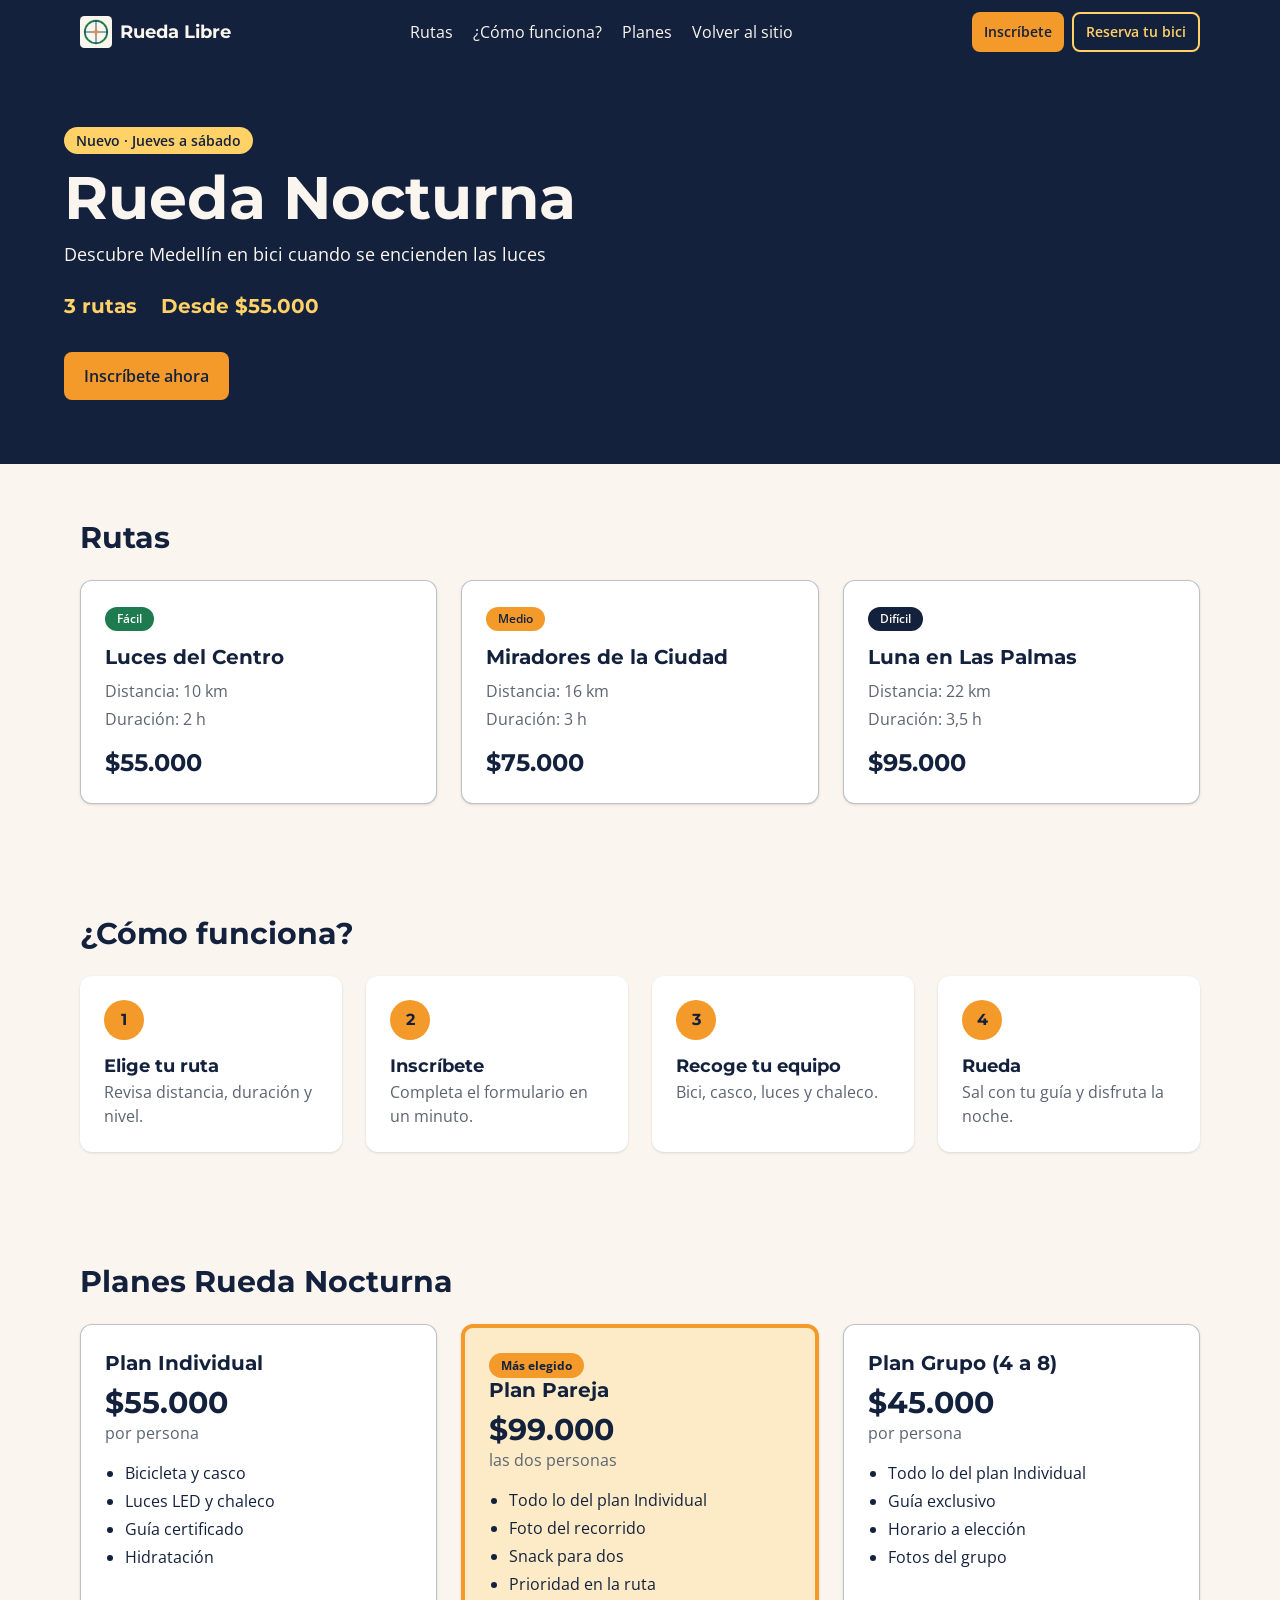
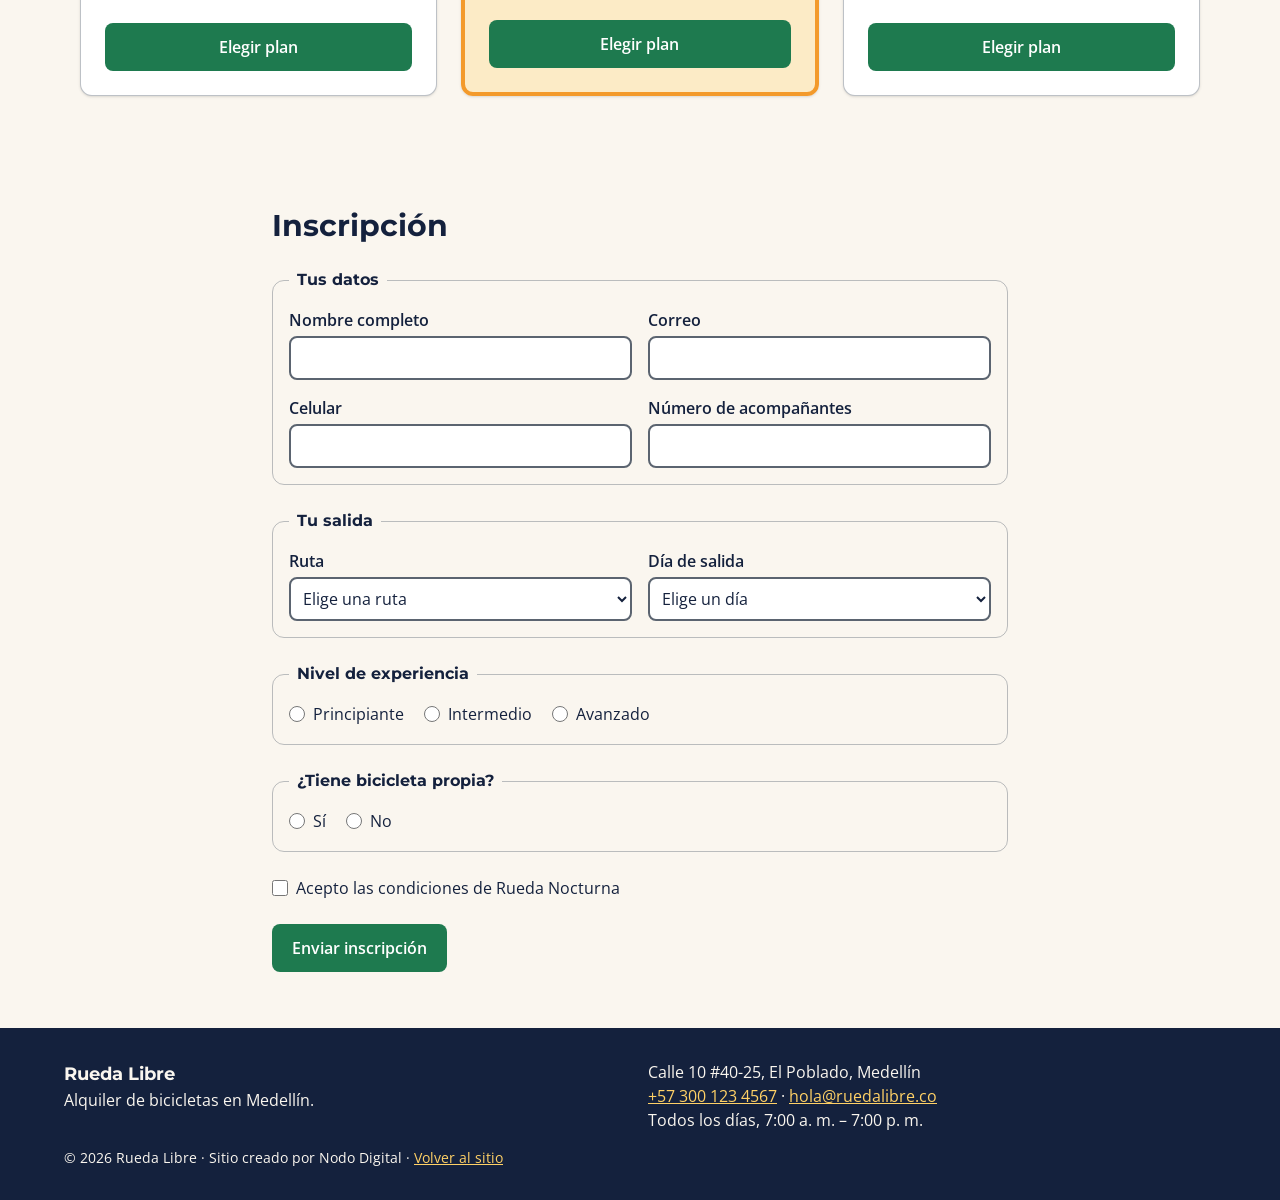
<file: nocturna/index.html>
<!DOCTYPE html>
<html lang="es">
<head>
  <meta charset="UTF-8">
  <meta name="viewport" content="width=device-width, initial-scale=1.0">
  <meta name="description" content="Rueda Nocturna: rutas guiadas en bicicleta de jueves a sábado por Medellín. Elige tu plan e inscríbete en línea.">
  <title>Rueda Nocturna | Rutas en bici de noche en Medellín</title>
  <link rel="preconnect" href="https://fonts.googleapis.com">
  <link rel="preconnect" href="https://fonts.gstatic.com" crossorigin>
  <link href="https://fonts.googleapis.com/css2?family=Montserrat:wght@700&family=Open+Sans:wght@400;600&display=swap" rel="stylesheet">
  <link href="src/output.css" rel="stylesheet">
</head>
<body class="bg-crema font-cuerpo text-azul-noche dark:bg-azul-noche dark:text-crema">
<header class="sticky top-0 z-10 bg-azul-noche text-crema">
  <div class="mx-auto flex max-w-6xl items-center justify-between gap-3 px-4 py-3">
    <a href="../index.html" class="flex items-center gap-2 font-titulo text-lg font-bold text-crema"><img src="../img/logo.svg" alt="" width="32" height="32">Rueda Libre</a>
    <nav aria-label="Secciones" class="hidden md:flex gap-5">
      <a href="#rutas" class="text-crema hover:text-amarillo-farol">Rutas</a>
      <a href="#como-funciona" class="text-crema hover:text-amarillo-farol">¿Cómo funciona?</a>
      <a href="#planes" class="text-crema hover:text-amarillo-farol">Planes</a>
      <a href="../index.html" class="text-crema hover:text-amarillo-farol">Volver al sitio</a>
    </nav>
    <div class="flex gap-2">
      <a href="#inscripcion" class="btn-nocturna-secundario px-3 py-2 text-sm">Inscríbete</a>
      <a href="../paginas/reservas.html" class="btn-nocturna-contorno border-amarillo-farol px-3 py-2 text-sm text-amarillo-farol">Reserva tu bici</a>
    </div>
  </div>
</header>
<main>
  <section class="bg-azul-noche px-4 py-16 text-crema">
    <div class="mx-auto max-w-6xl">
      <span class="rounded-full bg-amarillo-farol px-3 py-1 text-sm font-semibold text-azul-noche">Nuevo · Jueves a sábado</span>
      <h1 class="mt-4 font-titulo text-4xl font-bold md:text-6xl">Rueda Nocturna</h1>
      <p class="mt-3 max-w-xl text-lg">Descubre Medellín en bici cuando se encienden las luces</p>
      <ul class="mt-6 flex flex-wrap gap-6 font-titulo text-xl font-bold text-amarillo-farol">
        <li>3 rutas</li>
        <li>Desde $55.000</li>
      </ul>
      <a href="#inscripcion" class="btn-nocturna-secundario mt-8">Inscríbete ahora</a>
    </div>
  </section>

  <section id="rutas" class="mx-auto max-w-6xl px-4 py-14" aria-labelledby="t-rutas">
    <h2 id="t-rutas" class="font-titulo text-3xl font-bold">Rutas</h2>
    <div class="mt-6 grid grid-cols-1 gap-6 sm:grid-cols-2 lg:grid-cols-3">
      <article class="rounded-xl border border-gris-asfalto/40 bg-white p-6 shadow transition-shadow hover:shadow-xl dark:border-crema/40 dark:bg-azul-noche">
        <span class="inline-block rounded-full px-3 py-1 text-xs font-semibold bg-verde-ruta text-white">Fácil</span>
        <h3 class="mt-3 font-titulo text-xl font-bold">Luces del Centro</h3>
        <ul class="mt-2 space-y-1 text-gris-asfalto dark:text-crema">
          <li>Distancia: 10 km</li>
          <li>Duración: 2 h</li>
        </ul>
        <p class="mt-4 font-titulo text-2xl font-bold">$55.000</p>
      </article>
      <article class="rounded-xl border border-gris-asfalto/40 bg-white p-6 shadow transition-shadow hover:shadow-xl dark:border-crema/40 dark:bg-azul-noche">
        <span class="inline-block rounded-full px-3 py-1 text-xs font-semibold bg-naranja-pedal text-azul-noche">Medio</span>
        <h3 class="mt-3 font-titulo text-xl font-bold">Miradores de la Ciudad</h3>
        <ul class="mt-2 space-y-1 text-gris-asfalto dark:text-crema">
          <li>Distancia: 16 km</li>
          <li>Duración: 3 h</li>
        </ul>
        <p class="mt-4 font-titulo text-2xl font-bold">$75.000</p>
      </article>
      <article class="rounded-xl border border-gris-asfalto/40 bg-white p-6 shadow transition-shadow hover:shadow-xl dark:border-crema/40 dark:bg-azul-noche">
        <span class="inline-block rounded-full px-3 py-1 text-xs font-semibold bg-azul-noche text-crema dark:bg-amarillo-farol dark:text-azul-noche">Difícil</span>
        <h3 class="mt-3 font-titulo text-xl font-bold">Luna en Las Palmas</h3>
        <ul class="mt-2 space-y-1 text-gris-asfalto dark:text-crema">
          <li>Distancia: 22 km</li>
          <li>Duración: 3,5 h</li>
        </ul>
        <p class="mt-4 font-titulo text-2xl font-bold">$95.000</p>
      </article>
    </div>
  </section>

  <section id="como-funciona" class="mx-auto max-w-6xl px-4 py-14" aria-labelledby="t-como">
    <h2 id="t-como" class="font-titulo text-3xl font-bold">¿Cómo funciona?</h2>
    <ol class="mt-6 grid grid-cols-1 gap-6 sm:grid-cols-2 lg:grid-cols-4">
      <li class="rounded-xl bg-white p-6 shadow dark:bg-azul-noche dark:border dark:border-crema/40">
        <span class="flex h-10 w-10 items-center justify-center rounded-full bg-naranja-pedal font-titulo font-bold text-azul-noche">1</span>
        <h3 class="mt-3 font-titulo text-lg font-bold">Elige tu ruta</h3>
        <p class="text-gris-asfalto dark:text-crema">Revisa distancia, duración y nivel.</p>
      </li>
      <li class="rounded-xl bg-white p-6 shadow dark:bg-azul-noche dark:border dark:border-crema/40">
        <span class="flex h-10 w-10 items-center justify-center rounded-full bg-naranja-pedal font-titulo font-bold text-azul-noche">2</span>
        <h3 class="mt-3 font-titulo text-lg font-bold">Inscríbete</h3>
        <p class="text-gris-asfalto dark:text-crema">Completa el formulario en un minuto.</p>
      </li>
      <li class="rounded-xl bg-white p-6 shadow dark:bg-azul-noche dark:border dark:border-crema/40">
        <span class="flex h-10 w-10 items-center justify-center rounded-full bg-naranja-pedal font-titulo font-bold text-azul-noche">3</span>
        <h3 class="mt-3 font-titulo text-lg font-bold">Recoge tu equipo</h3>
        <p class="text-gris-asfalto dark:text-crema">Bici, casco, luces y chaleco.</p>
      </li>
      <li class="rounded-xl bg-white p-6 shadow dark:bg-azul-noche dark:border dark:border-crema/40">
        <span class="flex h-10 w-10 items-center justify-center rounded-full bg-naranja-pedal font-titulo font-bold text-azul-noche">4</span>
        <h3 class="mt-3 font-titulo text-lg font-bold">Rueda</h3>
        <p class="text-gris-asfalto dark:text-crema">Sal con tu guía y disfruta la noche.</p>
      </li>
    </ol>
  </section>

  <section id="planes" class="mx-auto max-w-6xl px-4 py-14" aria-labelledby="t-planes">
    <h2 id="t-planes" class="font-titulo text-3xl font-bold">Planes Rueda Nocturna</h2>
    <div class="mt-6 grid grid-cols-1 gap-6 lg:grid-cols-3">
      <article class="flex flex-col justify-between rounded-xl p-6 shadow border border-gris-asfalto/40 bg-white dark:border-crema/40 dark:bg-azul-noche">
        <div>
          
          <h3 class="font-titulo text-xl font-bold">Plan Individual</h3>
          <p class="mt-2 font-titulo text-3xl font-bold">$55.000</p>
          <p class="text-gris-asfalto dark:text-crema">por persona</p>
          <ul class="mt-4 list-disc space-y-1 pl-5">
        <li>Bicicleta y casco</li>
        <li>Luces LED y chaleco</li>
        <li>Guía certificado</li>
        <li>Hidratación</li>
          </ul>
        </div>
        <a href="#inscripcion" class="btn-nocturna-primario mt-6">Elegir plan</a>
      </article>
      <article class="flex flex-col justify-between rounded-xl p-6 shadow border-4 border-naranja-pedal bg-amarillo-farol/30 dark:bg-white/10">
        <div>
          <span class="mb-3 w-fit rounded-full bg-naranja-pedal px-3 py-1 text-xs font-bold text-azul-noche">Más elegido</span>
          <h3 class="font-titulo text-xl font-bold">Plan Pareja</h3>
          <p class="mt-2 font-titulo text-3xl font-bold">$99.000</p>
          <p class="text-gris-asfalto dark:text-crema">las dos personas</p>
          <ul class="mt-4 list-disc space-y-1 pl-5">
        <li>Todo lo del plan Individual</li>
        <li>Foto del recorrido</li>
        <li>Snack para dos</li>
        <li>Prioridad en la ruta</li>
          </ul>
        </div>
        <a href="#inscripcion" class="btn-nocturna-primario mt-6">Elegir plan</a>
      </article>
      <article class="flex flex-col justify-between rounded-xl p-6 shadow border border-gris-asfalto/40 bg-white dark:border-crema/40 dark:bg-azul-noche">
        <div>
          
          <h3 class="font-titulo text-xl font-bold">Plan Grupo (4 a 8)</h3>
          <p class="mt-2 font-titulo text-3xl font-bold">$45.000</p>
          <p class="text-gris-asfalto dark:text-crema">por persona</p>
          <ul class="mt-4 list-disc space-y-1 pl-5">
        <li>Todo lo del plan Individual</li>
        <li>Guía exclusivo</li>
        <li>Horario a elección</li>
        <li>Fotos del grupo</li>
          </ul>
        </div>
        <a href="#inscripcion" class="btn-nocturna-primario mt-6">Elegir plan</a>
      </article>
    </div>
  </section>

  <section id="inscripcion" class="mx-auto max-w-3xl px-4 py-14" aria-labelledby="t-insc">
    <h2 id="t-insc" class="font-titulo text-3xl font-bold">Inscripción</h2>
    <form class="mt-6 space-y-6" action="#" method="post">
      <fieldset class="rounded-xl border border-gris-asfalto/40 p-4 dark:border-crema/40">
        <legend class="px-2 font-titulo font-bold">Tus datos</legend>
        <div class="grid grid-cols-1 gap-4 md:grid-cols-2">
          <div><label for="nombre" class="block font-semibold">Nombre completo</label><input id="nombre" name="nombre" type="text" required minlength="3" class="mt-1 w-full rounded-lg border-2 border-gris-asfalto bg-white p-2 text-azul-noche focus:outline-none focus:ring-4 focus:ring-naranja-pedal"></div>
          <div><label for="correo" class="block font-semibold">Correo</label><input id="correo" name="correo" type="email" required class="mt-1 w-full rounded-lg border-2 border-gris-asfalto bg-white p-2 text-azul-noche focus:outline-none focus:ring-4 focus:ring-naranja-pedal"></div>
          <div><label for="celular" class="block font-semibold">Celular</label><input id="celular" name="celular" type="tel" required pattern="3[0-9]{9}" title="10 dígitos, empieza por 3" class="mt-1 w-full rounded-lg border-2 border-gris-asfalto bg-white p-2 text-azul-noche focus:outline-none focus:ring-4 focus:ring-naranja-pedal"></div>
          <div><label for="acomp" class="block font-semibold">Número de acompañantes</label><input id="acomp" name="acomp" type="number" required min="0" max="3" class="mt-1 w-full rounded-lg border-2 border-gris-asfalto bg-white p-2 text-azul-noche focus:outline-none focus:ring-4 focus:ring-naranja-pedal"></div>
        </div>
      </fieldset>
      <fieldset class="rounded-xl border border-gris-asfalto/40 p-4 dark:border-crema/40">
        <legend class="px-2 font-titulo font-bold">Tu salida</legend>
        <div class="grid grid-cols-1 gap-4 md:grid-cols-2">
          <div><label for="ruta" class="block font-semibold">Ruta</label>
            <select id="ruta" name="ruta" required class="mt-1 w-full rounded-lg border-2 border-gris-asfalto bg-white p-2 text-azul-noche focus:outline-none focus:ring-4 focus:ring-naranja-pedal"><option value="">Elige una ruta</option><option>Luces del Centro</option><option>Miradores de la Ciudad</option><option>Luna en Las Palmas</option></select></div>
          <div><label for="dia" class="block font-semibold">Día de salida</label>
            <select id="dia" name="dia" required class="mt-1 w-full rounded-lg border-2 border-gris-asfalto bg-white p-2 text-azul-noche focus:outline-none focus:ring-4 focus:ring-naranja-pedal"><option value="">Elige un día</option><option>Jueves</option><option>Viernes</option><option>Sábado</option></select></div>
        </div>
      </fieldset>
      <fieldset class="rounded-xl border border-gris-asfalto/40 p-4 dark:border-crema/40">
        <legend class="px-2 font-titulo font-bold">Nivel de experiencia</legend>
          <label class="mr-4 inline-flex items-center gap-2"><input type="radio" name="nivel" value="Principiante" required class="h-4 w-4 accent-verde-ruta focus:ring-4 focus:ring-naranja-pedal"> Principiante</label>
          <label class="mr-4 inline-flex items-center gap-2"><input type="radio" name="nivel" value="Intermedio" required class="h-4 w-4 accent-verde-ruta focus:ring-4 focus:ring-naranja-pedal"> Intermedio</label>
          <label class="mr-4 inline-flex items-center gap-2"><input type="radio" name="nivel" value="Avanzado" required class="h-4 w-4 accent-verde-ruta focus:ring-4 focus:ring-naranja-pedal"> Avanzado</label>
      </fieldset>
      <fieldset class="rounded-xl border border-gris-asfalto/40 p-4 dark:border-crema/40">
        <legend class="px-2 font-titulo font-bold">¿Tiene bicicleta propia?</legend>
          <label class="mr-4 inline-flex items-center gap-2"><input type="radio" name="bici" value="Sí" required class="h-4 w-4 accent-verde-ruta focus:ring-4 focus:ring-naranja-pedal"> Sí</label>
          <label class="mr-4 inline-flex items-center gap-2"><input type="radio" name="bici" value="No" required class="h-4 w-4 accent-verde-ruta focus:ring-4 focus:ring-naranja-pedal"> No</label>
      </fieldset>
      <label class="flex items-start gap-2"><input type="checkbox" name="condiciones" required class="mt-1 h-4 w-4 accent-verde-ruta focus:ring-4 focus:ring-naranja-pedal"> Acepto las condiciones de Rueda Nocturna</label>
      <button type="submit" class="btn-nocturna-primario">Enviar inscripción</button>
    </form>
  </section>
</main>
<footer class="bg-azul-noche px-4 py-8 text-crema">
  <div class="mx-auto grid max-w-6xl gap-4 md:grid-cols-2">
    <div><p class="font-titulo text-lg font-bold">Rueda Libre</p><p>Alquiler de bicicletas en Medellín.</p></div>
    <address class="not-italic">
      Calle 10 #40-25, El Poblado, Medellín<br>
      <a class="text-amarillo-farol underline" href="tel:+573001234567">+57 300 123 4567</a> ·
      <a class="text-amarillo-farol underline" href="mailto:hola@ruedalibre.co">hola@ruedalibre.co</a><br>
      Todos los días, 7:00 a. m. – 7:00 p. m.
    </address>
  </div>
  <p class="mx-auto mt-4 max-w-6xl text-sm">© 2026 Rueda Libre · Sitio creado por Nodo Digital · <a class="text-amarillo-farol underline" href="../index.html">Volver al sitio</a></p>
</footer>
</body>
</html>
</file>
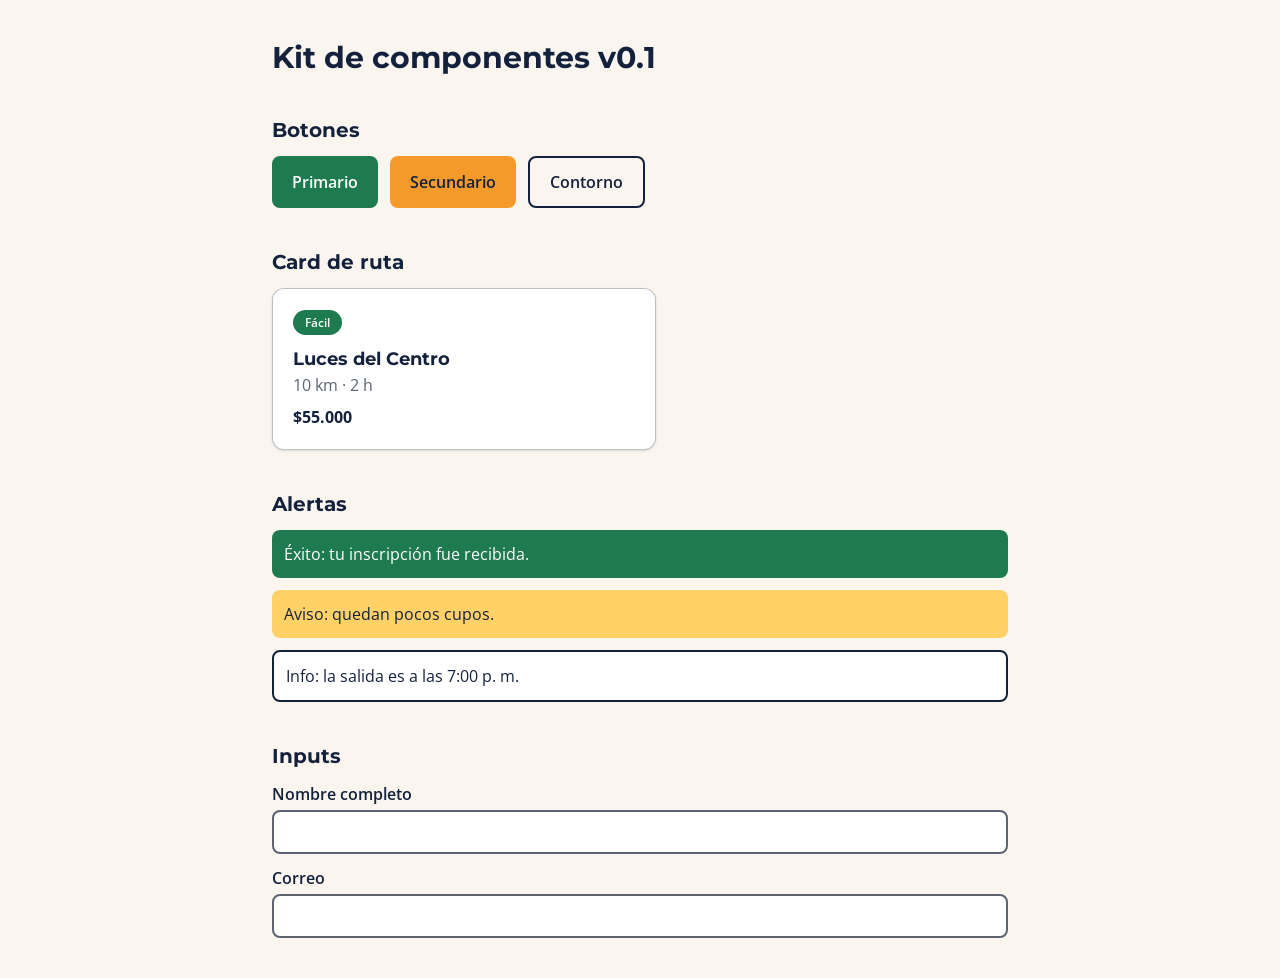
<file: nocturna/componentes.html>
<!DOCTYPE html>
<html lang="es">
<head>
  <meta charset="UTF-8">
  <meta name="viewport" content="width=device-width, initial-scale=1.0">
  <meta name="description" content="Kit de componentes v0.1 de Rueda Nocturna: botones, card, alertas e inputs.">
  <title>Kit de componentes v0.1 | Rueda Nocturna</title>
  <link rel="preconnect" href="https://fonts.googleapis.com">
  <link rel="preconnect" href="https://fonts.gstatic.com" crossorigin>
  <link href="https://fonts.googleapis.com/css2?family=Montserrat:wght@700&family=Open+Sans:wght@400;600&display=swap" rel="stylesheet">
  <link href="src/output.css" rel="stylesheet">
</head>
<body class="bg-crema font-cuerpo text-azul-noche dark:bg-azul-noche dark:text-crema">
<main class="mx-auto max-w-3xl space-y-10 px-4 py-10">
  <h1 class="font-titulo text-3xl font-bold">Kit de componentes v0.1</h1>
  <section class="space-y-3" aria-labelledby="botones">
    <h2 id="botones" class="font-titulo text-xl font-bold">Botones</h2>
    <div class="flex flex-wrap gap-3">
      <button type="button" class="btn-nocturna-primario">Primario</button>
      <button type="button" class="btn-nocturna-secundario">Secundario</button>
      <button type="button" class="btn-nocturna-contorno">Contorno</button>
    </div>
  </section>
  <section class="space-y-3" aria-labelledby="card">
    <h2 id="card" class="font-titulo text-xl font-bold">Card de ruta</h2>
    <article class="max-w-sm rounded-xl border border-gris-asfalto/40 bg-white p-5 shadow transition hover:shadow-lg dark:bg-azul-noche dark:border-crema/40">
      <span class="rounded-full bg-verde-ruta px-3 py-1 text-xs font-semibold text-white">Fácil</span>
      <h3 class="mt-3 font-titulo text-lg font-bold">Luces del Centro</h3>
      <p class="text-gris-asfalto dark:text-crema">10 km · 2 h</p>
      <p class="mt-2 font-bold">$55.000</p>
    </article>
  </section>
  <section class="space-y-3" aria-labelledby="alertas">
    <h2 id="alertas" class="font-titulo text-xl font-bold">Alertas</h2>
    <p role="status" class="rounded-lg bg-verde-ruta p-3 text-white">Éxito: tu inscripción fue recibida.</p>
    <p role="status" class="rounded-lg bg-amarillo-farol p-3 text-azul-noche">Aviso: quedan pocos cupos.</p>
    <p role="status" class="rounded-lg border-2 border-azul-noche bg-white p-3 text-azul-noche dark:border-amarillo-farol dark:bg-azul-noche dark:text-crema">Info: la salida es a las 7:00 p. m.</p>
  </section>
  <section class="space-y-3" aria-labelledby="inputs">
    <h2 id="inputs" class="font-titulo text-xl font-bold">Inputs</h2>
    <div>
      <label for="n" class="block font-semibold">Nombre completo</label>
      <input id="n" type="text" class="mt-1 w-full rounded-lg border-2 border-gris-asfalto bg-white p-2 text-azul-noche focus:outline-none focus:ring-4 focus:ring-naranja-pedal">
    </div>
    <div>
      <label for="c" class="block font-semibold">Correo</label>
      <input id="c" type="email" class="mt-1 w-full rounded-lg border-2 border-gris-asfalto bg-white p-2 text-azul-noche focus:outline-none focus:ring-4 focus:ring-naranja-pedal">
    </div>
  </section>
</main>
</body>
</html>
</file>
<file: nocturna/src/output.css>
/*! tailwindcss v4.3.5 | MIT License | https://tailwindcss.com */
@layer properties{@supports (((-webkit-hyphens:none)) and (not (margin-trim:block))) or ((-moz-orient:inline) and (not (color:rgb(from red r g b)))){*,:before,:after,::backdrop{--tw-space-y-reverse:0;--tw-border-style:solid;--tw-font-weight:initial;--tw-shadow:0 0 #0000;--tw-shadow-color:initial;--tw-shadow-alpha:100%;--tw-inset-shadow:0 0 #0000;--tw-inset-shadow-color:initial;--tw-inset-shadow-alpha:100%;--tw-ring-color:initial;--tw-ring-shadow:0 0 #0000;--tw-inset-ring-color:initial;--tw-inset-ring-shadow:0 0 #0000;--tw-ring-inset:initial;--tw-ring-offset-width:0px;--tw-ring-offset-color:#fff;--tw-ring-offset-shadow:0 0 #0000}}}@layer theme{:root,:host{--font-sans:-apple-system, BlinkMacSystemFont, "Segoe UI", Roboto, "Helvetica Neue", "Noto Sans", Arial, sans-serif, "Apple Color Emoji", "Segoe UI Emoji", "Segoe UI Symbol", "Noto Color Emoji";--font-mono:ui-monospace, SFMono-Regular, Menlo, Monaco, Consolas, "Liberation Mono", "Courier New", monospace;--color-white:#fff;--spacing:.25rem;--container-sm:24rem;--container-xl:36rem;--container-3xl:48rem;--container-6xl:72rem;--text-xs:.75rem;--text-xs--line-height:calc(1 / .75);--text-sm:.875rem;--text-sm--line-height:calc(1.25 / .875);--text-lg:1.125rem;--text-lg--line-height:calc(1.75 / 1.125);--text-xl:1.25rem;--text-xl--line-height:calc(1.75 / 1.25);--text-2xl:1.5rem;--text-2xl--line-height:calc(2 / 1.5);--text-3xl:1.875rem;--text-3xl--line-height:calc(2.25 / 1.875);--text-4xl:2.25rem;--text-4xl--line-height:calc(2.5 / 2.25);--text-6xl:3.75rem;--text-6xl--line-height:1;--font-weight-semibold:600;--font-weight-bold:700;--radius-lg:.5rem;--radius-xl:.75rem;--default-transition-duration:.15s;--default-transition-timing-function:cubic-bezier(.4, 0, .2, 1);--default-font-family:var(--font-sans);--default-mono-font-family:var(--font-mono);--color-verde-ruta:#1e7a4f;--color-naranja-pedal:#f39a2b;--color-azul-noche:#14213d;--color-crema:#faf6ef;--color-gris-asfalto:#5b6470;--color-amarillo-farol:#ffd166;--font-titulo:"Montserrat", sans-serif;--font-cuerpo:"Open Sans", sans-serif}}@layer base{*,:after,:before,::backdrop{box-sizing:border-box;border:0 solid;margin:0;padding:0}::file-selector-button{box-sizing:border-box;border:0 solid;margin:0;padding:0}html,:host{-webkit-text-size-adjust:100%;tab-size:4;line-height:1.5;font-family:var(--default-font-family,-apple-system, BlinkMacSystemFont, "Segoe UI", Roboto, "Helvetica Neue", "Noto Sans", Arial, sans-serif, "Apple Color Emoji", "Segoe UI Emoji", "Segoe UI Symbol", "Noto Color Emoji");font-feature-settings:var(--default-font-feature-settings,normal);font-variation-settings:var(--default-font-variation-settings,normal);-webkit-tap-highlight-color:transparent}hr{height:0;color:inherit;border-top-width:1px}abbr:where([title]){-webkit-text-decoration:underline dotted;text-decoration:underline dotted}h1,h2,h3,h4,h5,h6{font-size:inherit;font-weight:inherit}a{color:inherit;-webkit-text-decoration:inherit;-webkit-text-decoration:inherit;-webkit-text-decoration:inherit;text-decoration:inherit}b,strong{font-weight:bolder}code,kbd,samp,pre{font-family:var(--default-mono-font-family,ui-monospace, SFMono-Regular, Menlo, Monaco, Consolas, "Liberation Mono", "Courier New", monospace);font-feature-settings:var(--default-mono-font-feature-settings,normal);font-variation-settings:var(--default-mono-font-variation-settings,normal);font-size:1em}small{font-size:80%}sub,sup{vertical-align:baseline;font-size:75%;line-height:0;position:relative}sub{bottom:-.25em}sup{top:-.5em}table{text-indent:0;border-color:inherit;border-collapse:collapse}:-moz-focusring:where(:not(iframe)){outline:auto}progress{vertical-align:baseline}summary{display:list-item}ol,ul,menu{list-style:none}img,svg,video,canvas,audio,iframe,embed,object{vertical-align:middle;display:block}img,video{max-width:100%;height:auto}button,input,select,optgroup,textarea{font:inherit;font-feature-settings:inherit;font-variation-settings:inherit;letter-spacing:inherit;color:inherit;opacity:1;background-color:#0000;border-radius:0}::file-selector-button{font:inherit;font-feature-settings:inherit;font-variation-settings:inherit;letter-spacing:inherit;color:inherit;opacity:1;background-color:#0000;border-radius:0}:where(select:is([multiple],[size])) optgroup{font-weight:bolder}:where(select:is([multiple],[size])) optgroup option{padding-inline-start:20px}::file-selector-button{margin-inline-end:4px}::placeholder{opacity:1}@supports (not ((-webkit-appearance:-apple-pay-button))) or (contain-intrinsic-size:1px){::placeholder{color:currentColor}@supports (color:color-mix(in lab, red, red)){::placeholder{color:color-mix(in oklab, currentcolor 50%, transparent)}}}textarea{resize:vertical}::-webkit-search-decoration{-webkit-appearance:none}::-webkit-date-and-time-value{min-height:1lh;text-align:inherit}::-webkit-datetime-edit{display:inline-flex}::-webkit-datetime-edit-fields-wrapper{padding:0}::-webkit-datetime-edit{padding-block:0}::-webkit-datetime-edit-year-field{padding-block:0}::-webkit-datetime-edit-month-field{padding-block:0}::-webkit-datetime-edit-day-field{padding-block:0}::-webkit-datetime-edit-hour-field{padding-block:0}::-webkit-datetime-edit-minute-field{padding-block:0}::-webkit-datetime-edit-second-field{padding-block:0}::-webkit-datetime-edit-millisecond-field{padding-block:0}::-webkit-datetime-edit-meridiem-field{padding-block:0}::-webkit-calendar-picker-indicator{line-height:1}:-moz-ui-invalid{box-shadow:none}button,input:where([type=button],[type=reset],[type=submit]){appearance:button}::file-selector-button{appearance:button}::-webkit-inner-spin-button{height:auto}::-webkit-outer-spin-button{height:auto}[hidden]:where(:not([hidden=until-found])){display:none!important}}@layer components{.btn-nocturna-primario{border-radius:var(--radius-lg);background-color:var(--color-verde-ruta);padding-inline:calc(var(--spacing) * 5);padding-block:calc(var(--spacing) * 3);--tw-font-weight:var(--font-weight-semibold);font-weight:var(--font-weight-semibold);color:var(--color-white);transition-property:color,background-color,border-color,outline-color,text-decoration-color,fill,stroke,--tw-gradient-from,--tw-gradient-via,--tw-gradient-to,opacity,box-shadow,transform,translate,scale,rotate,filter,-webkit-backdrop-filter,backdrop-filter,display,content-visibility,overlay,pointer-events;transition-timing-function:var(--tw-ease,var(--default-transition-timing-function));transition-duration:var(--tw-duration,var(--default-transition-duration));justify-content:center;align-items:center;display:inline-flex}@media (hover:hover){.btn-nocturna-primario:hover{background-color:var(--color-azul-noche)}}.btn-nocturna-primario:focus{--tw-ring-shadow:var(--tw-ring-inset, ) 0 0 0 calc(4px + var(--tw-ring-offset-width)) var(--tw-ring-color,currentcolor);box-shadow:var(--tw-inset-shadow), var(--tw-inset-ring-shadow), var(--tw-ring-offset-shadow), var(--tw-ring-shadow), var(--tw-shadow);--tw-ring-color:var(--color-amarillo-farol);--tw-outline-style:none;outline-style:none}.btn-nocturna-secundario{border-radius:var(--radius-lg);background-color:var(--color-naranja-pedal);padding-inline:calc(var(--spacing) * 5);padding-block:calc(var(--spacing) * 3);--tw-font-weight:var(--font-weight-semibold);font-weight:var(--font-weight-semibold);color:var(--color-azul-noche);transition-property:color,background-color,border-color,outline-color,text-decoration-color,fill,stroke,--tw-gradient-from,--tw-gradient-via,--tw-gradient-to,opacity,box-shadow,transform,translate,scale,rotate,filter,-webkit-backdrop-filter,backdrop-filter,display,content-visibility,overlay,pointer-events;transition-timing-function:var(--tw-ease,var(--default-transition-timing-function));transition-duration:var(--tw-duration,var(--default-transition-duration));justify-content:center;align-items:center;display:inline-flex}@media (hover:hover){.btn-nocturna-secundario:hover{background-color:var(--color-amarillo-farol)}}.btn-nocturna-secundario:focus{--tw-ring-shadow:var(--tw-ring-inset, ) 0 0 0 calc(4px + var(--tw-ring-offset-width)) var(--tw-ring-color,currentcolor);box-shadow:var(--tw-inset-shadow), var(--tw-inset-ring-shadow), var(--tw-ring-offset-shadow), var(--tw-ring-shadow), var(--tw-shadow);--tw-ring-color:var(--color-azul-noche);--tw-outline-style:none;outline-style:none}@media (prefers-color-scheme:dark){.btn-nocturna-secundario:focus{--tw-ring-color:var(--color-amarillo-farol)}}.btn-nocturna-contorno{border-radius:var(--radius-lg);border-style:var(--tw-border-style);border-width:2px;border-color:var(--color-azul-noche);padding-inline:calc(var(--spacing) * 5);padding-block:calc(var(--spacing) * 3);--tw-font-weight:var(--font-weight-semibold);font-weight:var(--font-weight-semibold);color:var(--color-azul-noche);transition-property:color,background-color,border-color,outline-color,text-decoration-color,fill,stroke,--tw-gradient-from,--tw-gradient-via,--tw-gradient-to,opacity,box-shadow,transform,translate,scale,rotate,filter,-webkit-backdrop-filter,backdrop-filter,display,content-visibility,overlay,pointer-events;transition-timing-function:var(--tw-ease,var(--default-transition-timing-function));transition-duration:var(--tw-duration,var(--default-transition-duration));justify-content:center;align-items:center;display:inline-flex}@media (hover:hover){.btn-nocturna-contorno:hover{background-color:var(--color-azul-noche);color:var(--color-crema)}}.btn-nocturna-contorno:focus{--tw-ring-shadow:var(--tw-ring-inset, ) 0 0 0 calc(4px + var(--tw-ring-offset-width)) var(--tw-ring-color,currentcolor);box-shadow:var(--tw-inset-shadow), var(--tw-inset-ring-shadow), var(--tw-ring-offset-shadow), var(--tw-ring-shadow), var(--tw-shadow);--tw-ring-color:var(--color-naranja-pedal);--tw-outline-style:none;outline-style:none}@media (prefers-color-scheme:dark){.btn-nocturna-contorno{border-color:var(--color-amarillo-farol);color:var(--color-amarillo-farol)}@media (hover:hover){.btn-nocturna-contorno:hover{background-color:var(--color-amarillo-farol);color:var(--color-azul-noche)}}}}@layer utilities{.sticky{position:sticky}.top-0{top:0}.z-10{z-index:10}.mx-auto{margin-inline:auto}.mt-1{margin-top:var(--spacing)}.mt-2{margin-top:calc(var(--spacing) * 2)}.mt-3{margin-top:calc(var(--spacing) * 3)}.mt-4{margin-top:calc(var(--spacing) * 4)}.mt-6{margin-top:calc(var(--spacing) * 6)}.mt-8{margin-top:calc(var(--spacing) * 8)}.mr-4{margin-right:calc(var(--spacing) * 4)}.mb-3{margin-bottom:calc(var(--spacing) * 3)}.block{display:block}.flex{display:flex}.grid{display:grid}.hidden{display:none}.inline-block{display:inline-block}.inline-flex{display:inline-flex}.h-4{height:calc(var(--spacing) * 4)}.h-10{height:calc(var(--spacing) * 10)}.w-4{width:calc(var(--spacing) * 4)}.w-10{width:calc(var(--spacing) * 10)}.w-fit{width:fit-content}.w-full{width:100%}.max-w-3xl{max-width:var(--container-3xl)}.max-w-6xl{max-width:var(--container-6xl)}.max-w-sm{max-width:var(--container-sm)}.max-w-xl{max-width:var(--container-xl)}.list-disc{list-style-type:disc}.grid-cols-1{grid-template-columns:repeat(1,minmax(0,1fr))}.flex-col{flex-direction:column}.flex-wrap{flex-wrap:wrap}.items-center{align-items:center}.items-start{align-items:flex-start}.justify-between{justify-content:space-between}.justify-center{justify-content:center}.gap-2{gap:calc(var(--spacing) * 2)}.gap-3{gap:calc(var(--spacing) * 3)}.gap-4{gap:calc(var(--spacing) * 4)}.gap-5{gap:calc(var(--spacing) * 5)}.gap-6{gap:calc(var(--spacing) * 6)}:where(.space-y-1>:not(:last-child)){--tw-space-y-reverse:0;margin-block-start:calc(var(--spacing) * var(--tw-space-y-reverse));margin-block-end:calc(var(--spacing) * calc(1 - var(--tw-space-y-reverse)))}:where(.space-y-3>:not(:last-child)){--tw-space-y-reverse:0;margin-block-start:calc(calc(var(--spacing) * 3) * var(--tw-space-y-reverse));margin-block-end:calc(calc(var(--spacing) * 3) * calc(1 - var(--tw-space-y-reverse)))}:where(.space-y-6>:not(:last-child)){--tw-space-y-reverse:0;margin-block-start:calc(calc(var(--spacing) * 6) * var(--tw-space-y-reverse));margin-block-end:calc(calc(var(--spacing) * 6) * calc(1 - var(--tw-space-y-reverse)))}:where(.space-y-10>:not(:last-child)){--tw-space-y-reverse:0;margin-block-start:calc(calc(var(--spacing) * 10) * var(--tw-space-y-reverse));margin-block-end:calc(calc(var(--spacing) * 10) * calc(1 - var(--tw-space-y-reverse)))}.rounded-full{border-radius:2147483647px}.rounded-lg{border-radius:var(--radius-lg)}.rounded-xl{border-radius:var(--radius-xl)}.border{border-style:var(--tw-border-style);border-width:1px}.border-2{border-style:var(--tw-border-style);border-width:2px}.border-4{border-style:var(--tw-border-style);border-width:4px}.border-amarillo-farol{border-color:var(--color-amarillo-farol)}.border-azul-noche{border-color:var(--color-azul-noche)}.border-gris-asfalto{border-color:var(--color-gris-asfalto)}.border-gris-asfalto\/40{border-color:#5b647066}@supports (color:color-mix(in lab, red, red)){.border-gris-asfalto\/40{border-color:color-mix(in oklab, var(--color-gris-asfalto) 40%, transparent)}}.border-naranja-pedal{border-color:var(--color-naranja-pedal)}.bg-amarillo-farol{background-color:var(--color-amarillo-farol)}.bg-amarillo-farol\/30{background-color:#ffd1664d}@supports (color:color-mix(in lab, red, red)){.bg-amarillo-farol\/30{background-color:color-mix(in oklab, var(--color-amarillo-farol) 30%, transparent)}}.bg-azul-noche{background-color:var(--color-azul-noche)}.bg-crema{background-color:var(--color-crema)}.bg-naranja-pedal{background-color:var(--color-naranja-pedal)}.bg-verde-ruta{background-color:var(--color-verde-ruta)}.bg-white{background-color:var(--color-white)}.p-2{padding:calc(var(--spacing) * 2)}.p-3{padding:calc(var(--spacing) * 3)}.p-4{padding:calc(var(--spacing) * 4)}.p-5{padding:calc(var(--spacing) * 5)}.p-6{padding:calc(var(--spacing) * 6)}.px-2{padding-inline:calc(var(--spacing) * 2)}.px-3{padding-inline:calc(var(--spacing) * 3)}.px-4{padding-inline:calc(var(--spacing) * 4)}.py-1{padding-block:var(--spacing)}.py-2{padding-block:calc(var(--spacing) * 2)}.py-3{padding-block:calc(var(--spacing) * 3)}.py-8{padding-block:calc(var(--spacing) * 8)}.py-10{padding-block:calc(var(--spacing) * 10)}.py-14{padding-block:calc(var(--spacing) * 14)}.py-16{padding-block:calc(var(--spacing) * 16)}.pl-5{padding-left:calc(var(--spacing) * 5)}.font-cuerpo{font-family:var(--font-cuerpo)}.font-titulo{font-family:var(--font-titulo)}.text-2xl{font-size:var(--text-2xl);line-height:var(--tw-leading,var(--text-2xl--line-height))}.text-3xl{font-size:var(--text-3xl);line-height:var(--tw-leading,var(--text-3xl--line-height))}.text-4xl{font-size:var(--text-4xl);line-height:var(--tw-leading,var(--text-4xl--line-height))}.text-lg{font-size:var(--text-lg);line-height:var(--tw-leading,var(--text-lg--line-height))}.text-sm{font-size:var(--text-sm);line-height:var(--tw-leading,var(--text-sm--line-height))}.text-xl{font-size:var(--text-xl);line-height:var(--tw-leading,var(--text-xl--line-height))}.text-xs{font-size:var(--text-xs);line-height:var(--tw-leading,var(--text-xs--line-height))}.font-bold{--tw-font-weight:var(--font-weight-bold);font-weight:var(--font-weight-bold)}.font-semibold{--tw-font-weight:var(--font-weight-semibold);font-weight:var(--font-weight-semibold)}.text-amarillo-farol{color:var(--color-amarillo-farol)}.text-azul-noche{color:var(--color-azul-noche)}.text-crema{color:var(--color-crema)}.text-gris-asfalto{color:var(--color-gris-asfalto)}.text-white{color:var(--color-white)}.not-italic{font-style:normal}.underline{text-decoration-line:underline}.accent-verde-ruta{accent-color:var(--color-verde-ruta)}.shadow{--tw-shadow:0 1px 3px 0 var(--tw-shadow-color,#0000001a), 0 1px 2px -1px var(--tw-shadow-color,#0000001a);box-shadow:var(--tw-inset-shadow), var(--tw-inset-ring-shadow), var(--tw-ring-offset-shadow), var(--tw-ring-shadow), var(--tw-shadow)}.transition{transition-property:color,background-color,border-color,outline-color,text-decoration-color,fill,stroke,--tw-gradient-from,--tw-gradient-via,--tw-gradient-to,opacity,box-shadow,transform,translate,scale,rotate,filter,-webkit-backdrop-filter,backdrop-filter,display,content-visibility,overlay,pointer-events;transition-timing-function:var(--tw-ease,var(--default-transition-timing-function));transition-duration:var(--tw-duration,var(--default-transition-duration))}.transition-shadow{transition-property:box-shadow;transition-timing-function:var(--tw-ease,var(--default-transition-timing-function));transition-duration:var(--tw-duration,var(--default-transition-duration))}@media (hover:hover){.hover\:text-amarillo-farol:hover{color:var(--color-amarillo-farol)}.hover\:shadow-lg:hover{--tw-shadow:0 10px 15px -3px var(--tw-shadow-color,#0000001a), 0 4px 6px -4px var(--tw-shadow-color,#0000001a);box-shadow:var(--tw-inset-shadow), var(--tw-inset-ring-shadow), var(--tw-ring-offset-shadow), var(--tw-ring-shadow), var(--tw-shadow)}.hover\:shadow-xl:hover{--tw-shadow:0 20px 25px -5px var(--tw-shadow-color,#0000001a), 0 8px 10px -6px var(--tw-shadow-color,#0000001a);box-shadow:var(--tw-inset-shadow), var(--tw-inset-ring-shadow), var(--tw-ring-offset-shadow), var(--tw-ring-shadow), var(--tw-shadow)}}.focus\:ring-4:focus{--tw-ring-shadow:var(--tw-ring-inset, ) 0 0 0 calc(4px + var(--tw-ring-offset-width)) var(--tw-ring-color,currentcolor);box-shadow:var(--tw-inset-shadow), var(--tw-inset-ring-shadow), var(--tw-ring-offset-shadow), var(--tw-ring-shadow), var(--tw-shadow)}.focus\:ring-naranja-pedal:focus{--tw-ring-color:var(--color-naranja-pedal)}.focus\:outline-none:focus{--tw-outline-style:none;outline-style:none}@media (min-width:40rem){.sm\:grid-cols-2{grid-template-columns:repeat(2,minmax(0,1fr))}}@media (min-width:48rem){.md\:flex{display:flex}.md\:grid-cols-2{grid-template-columns:repeat(2,minmax(0,1fr))}.md\:text-6xl{font-size:var(--text-6xl);line-height:var(--tw-leading,var(--text-6xl--line-height))}}@media (min-width:64rem){.lg\:grid-cols-3{grid-template-columns:repeat(3,minmax(0,1fr))}.lg\:grid-cols-4{grid-template-columns:repeat(4,minmax(0,1fr))}}@media (prefers-color-scheme:dark){.dark\:border{border-style:var(--tw-border-style);border-width:1px}.dark\:border-amarillo-farol{border-color:var(--color-amarillo-farol)}.dark\:border-crema\/40{border-color:#faf6ef66}@supports (color:color-mix(in lab, red, red)){.dark\:border-crema\/40{border-color:color-mix(in oklab, var(--color-crema) 40%, transparent)}}.dark\:bg-amarillo-farol{background-color:var(--color-amarillo-farol)}.dark\:bg-azul-noche{background-color:var(--color-azul-noche)}.dark\:bg-white\/10{background-color:#ffffff1a}@supports (color:color-mix(in lab, red, red)){.dark\:bg-white\/10{background-color:color-mix(in oklab, var(--color-white) 10%, transparent)}}.dark\:text-azul-noche{color:var(--color-azul-noche)}.dark\:text-crema{color:var(--color-crema)}}}@property --tw-space-y-reverse{syntax:"*";inherits:false;initial-value:0}@property --tw-border-style{syntax:"*";inherits:false;initial-value:solid}@property --tw-font-weight{syntax:"*";inherits:false}@property --tw-shadow{syntax:"*";inherits:false;initial-value:0 0 #0000}@property --tw-shadow-color{syntax:"*";inherits:false}@property --tw-shadow-alpha{syntax:"<percentage>";inherits:false;initial-value:100%}@property --tw-inset-shadow{syntax:"*";inherits:false;initial-value:0 0 #0000}@property --tw-inset-shadow-color{syntax:"*";inherits:false}@property --tw-inset-shadow-alpha{syntax:"<percentage>";inherits:false;initial-value:100%}@property --tw-ring-color{syntax:"*";inherits:false}@property --tw-ring-shadow{syntax:"*";inherits:false;initial-value:0 0 #0000}@property --tw-inset-ring-color{syntax:"*";inherits:false}@property --tw-inset-ring-shadow{syntax:"*";inherits:false;initial-value:0 0 #0000}@property --tw-ring-inset{syntax:"*";inherits:false}@property --tw-ring-offset-width{syntax:"<length>";inherits:false;initial-value:0}@property --tw-ring-offset-color{syntax:"*";inherits:false;initial-value:#fff}@property --tw-ring-offset-shadow{syntax:"*";inherits:false;initial-value:0 0 #0000}
</file>
